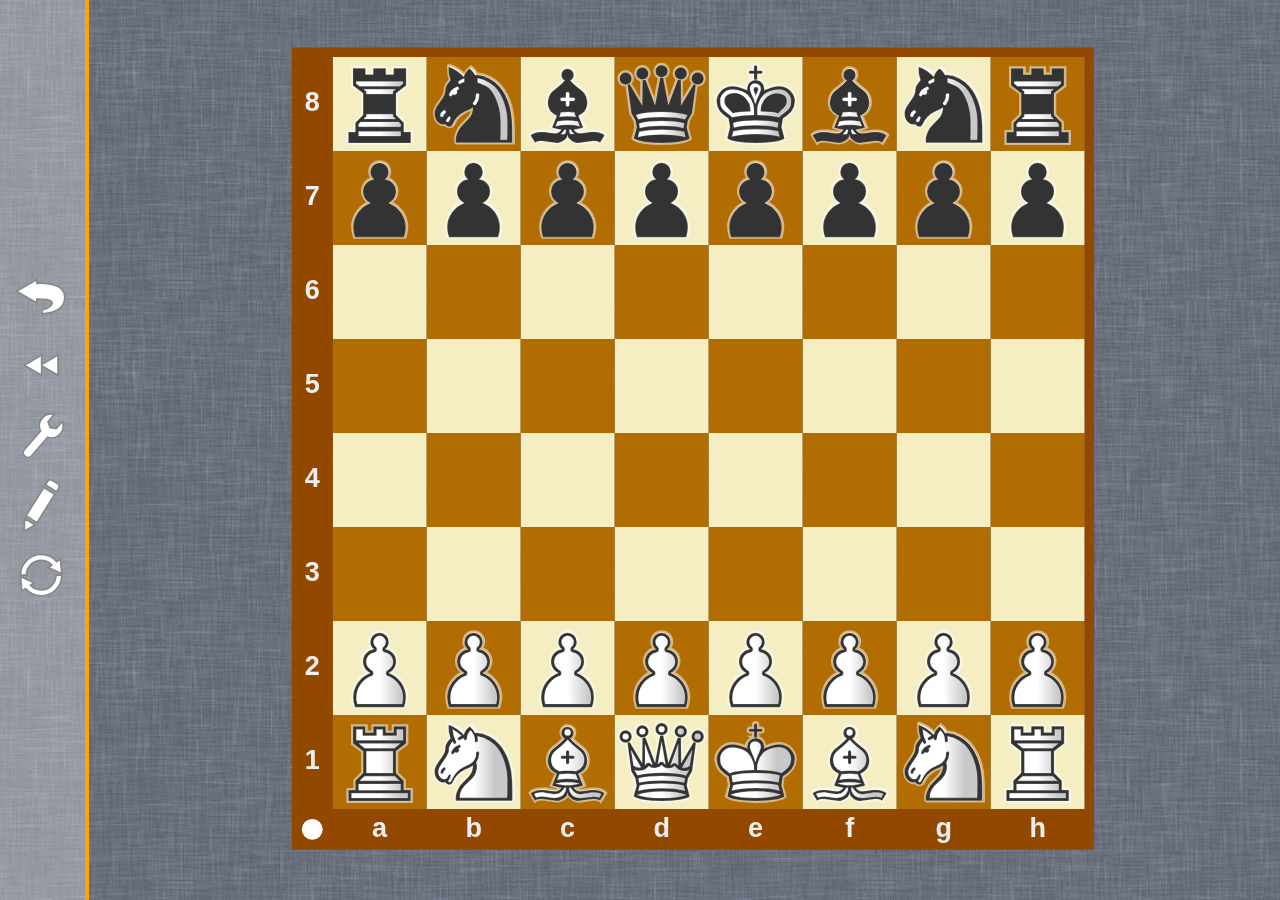
<file: docs/index.html>
<!DOCTYPE html>
<html manifest="/demoboard.appcache">
<head>
	<meta http-equiv="X-UA-Compatible" content="IE=edge,chrome=1">
	<title>Demonstration board</title>
	<link rel="stylesheet" href="demoboard.css" type="text/css">
	<meta name="apple-mobile-web-app-capable" content="yes">
	<meta name="apple-mobile-web-app-status-bar-style" content="black">
	<meta name = "viewport" content="user-scalable=no">
	<script src="jquery-1.8.2.min.js"></script>
	<script src="easeljs-0.5.0.min.js"></script>
	<script src="demoboard.js"></script>
</head>

<body style="position: absolute; width: 100%; height: 100%">
        <div id="menu" style="height: 100%; float:left;">
                <div class="middle"></div>
                <div id="icons">
                        <div class="icon" style="background-image: url(undo.svg)" onclick="back()"></div>
                        <div class="icon" style="background-image: url(rewind.svg)" onclick="rewind()"></div>
                        <div class="icon" style="background-image: url(settings.svg)" onclick="settings()"></div>
                        <div class="icon" style="background-image: url(edit.svg)" onclick="edit()"></div>
                        <div class="icon" style="background-image: url(flip.svg)" onclick="flip()"></div>
                </div>
        </div>
        <div id="container">
                <div id="panel" style="height: 100%; float: left;">
                        <div id="slider">
                                <div id="settingsbox">
                                        <div style="margin-bottom: .5em; margin-top: .5em; font-stretch: extra-condensed; color: orange;">instellingen</div>
                                        <div style="margin-bottom: .5em;" class="action"><input id="legal" type="checkbox" checked><label for="legal"> enkel geldige zetten</label></div>
                                </div>
                        </div>
                        <div id="editbox" style="margin-left: .5em">
                                <div class="middle"></div>
                                <div style="margin-top: .5em; font-stretch: extra-condensed; color: orange; font-size:60%">stukken</div>
                                <div id="pieces"></div>
                                <div class="action" onClick="set(channox.FEN.CLEAR)">wis</div>
                                <div style="margin-bottom: .5em;" class="action" onClick="set(channox.FEN.BEGIN)">begin</div>
                        </div>
                        <div class="middle"></div>
                </div>
                <div style="height: 100%;">
                        <div id="board"></div>
                </div>
        </div>
        <script>
                document.addEventListener('touchmove', function(ev){
                    ev.preventDefault();
                });
        </script>
</body>

</html>
</file>
<file: docs/demoboard.css>
body {
	font-family: 'Helvetica', 'Arial', sans-serif;
	background: url("linnen.jpg");
	margin: 0px;
	color: white;
	cursor: default;
}

#menu {
	background-color: rgba(255, 255, 255, .3);
	overflow: hidden;
	border-right: 4px solid orange;
}

.icon, #board {
	cursor: pointer;
}

#container {
	display: block;
	height: 100%;
	overflow: hidden;
}

.middle {
	display: inline-block;
	height: 50%;
}

.action {
	font-size: 60%;
	font-stretch: extra-condensed;
}

#icons {
	display: inline-block;
	vertical-align: middle;
	text-align: center;
	padding-right: .3em;
	line-height: 1;
}

.icon {
	background-size: 100%;
	width: 1em;
	height: 1em;
	margin-top: .3em;
	margin-bottom: .3em;
}

#slider {
	display: none;
	vertical-align: middle;
	overflow: hidden;
	text-align: center;
	border-top: 4px solid orange;
	border-right: 4px solid orange;
	border-bottom: 4px solid orange;
	border-bottom-right-radius: 15px;
	border-top-right-radius: 15px;
}

#pieces {
	position: relative;
	height: 9em;
	width: 100%;
}

#editbox {
	display: none;
	vertical-align: middle;
	overflow: hidden;
	text-align: center;
	width: 3em;
	border: 4px solid orange;
	border-radius: 15px;
	background-color: rgba(255, 255, 255, .15);
}

#settingsbox {
	width: 6em;
}

#board {
	-webkit-tap-highlight-color: rgba(0, 0, 0, 0);
	position: relative;
	top: 5%;
	height: 90%;
	overflow: hidden;
}

.popup {
	display: table-cell;
	vertical-align: middle;
	text-align: center;
	z-index: 100;
}

#settings {
	display: inline-block;
	padding: 5px;
	border-radius: 15px;
	border: 4px solid orange;
	background-color: white;
}

.channox-movelist {
	cursor: pointer;
	line-height: 130%;
}

.channox-board,.channox-movelist:focus {
	outline: none;
}

.channox-nr {
	font-size: 80%;
	color: #888;
}

.channox-result {
	font-style: italic;
}

.channox-comment {
	font-style: italic;
	color: #888;
}

.channox-comment:before {
	content: '(';
}

.channox-comment:after {
	content: ')';
}

.channox-current {
	border-radius: 1ex;
	padding: .2ex .4ex;
	margin: -.2ex -.4ex;
	background-color: #b16d01;
	color: white;
}

.channox-pgn {
	display: none;
}
</file>
